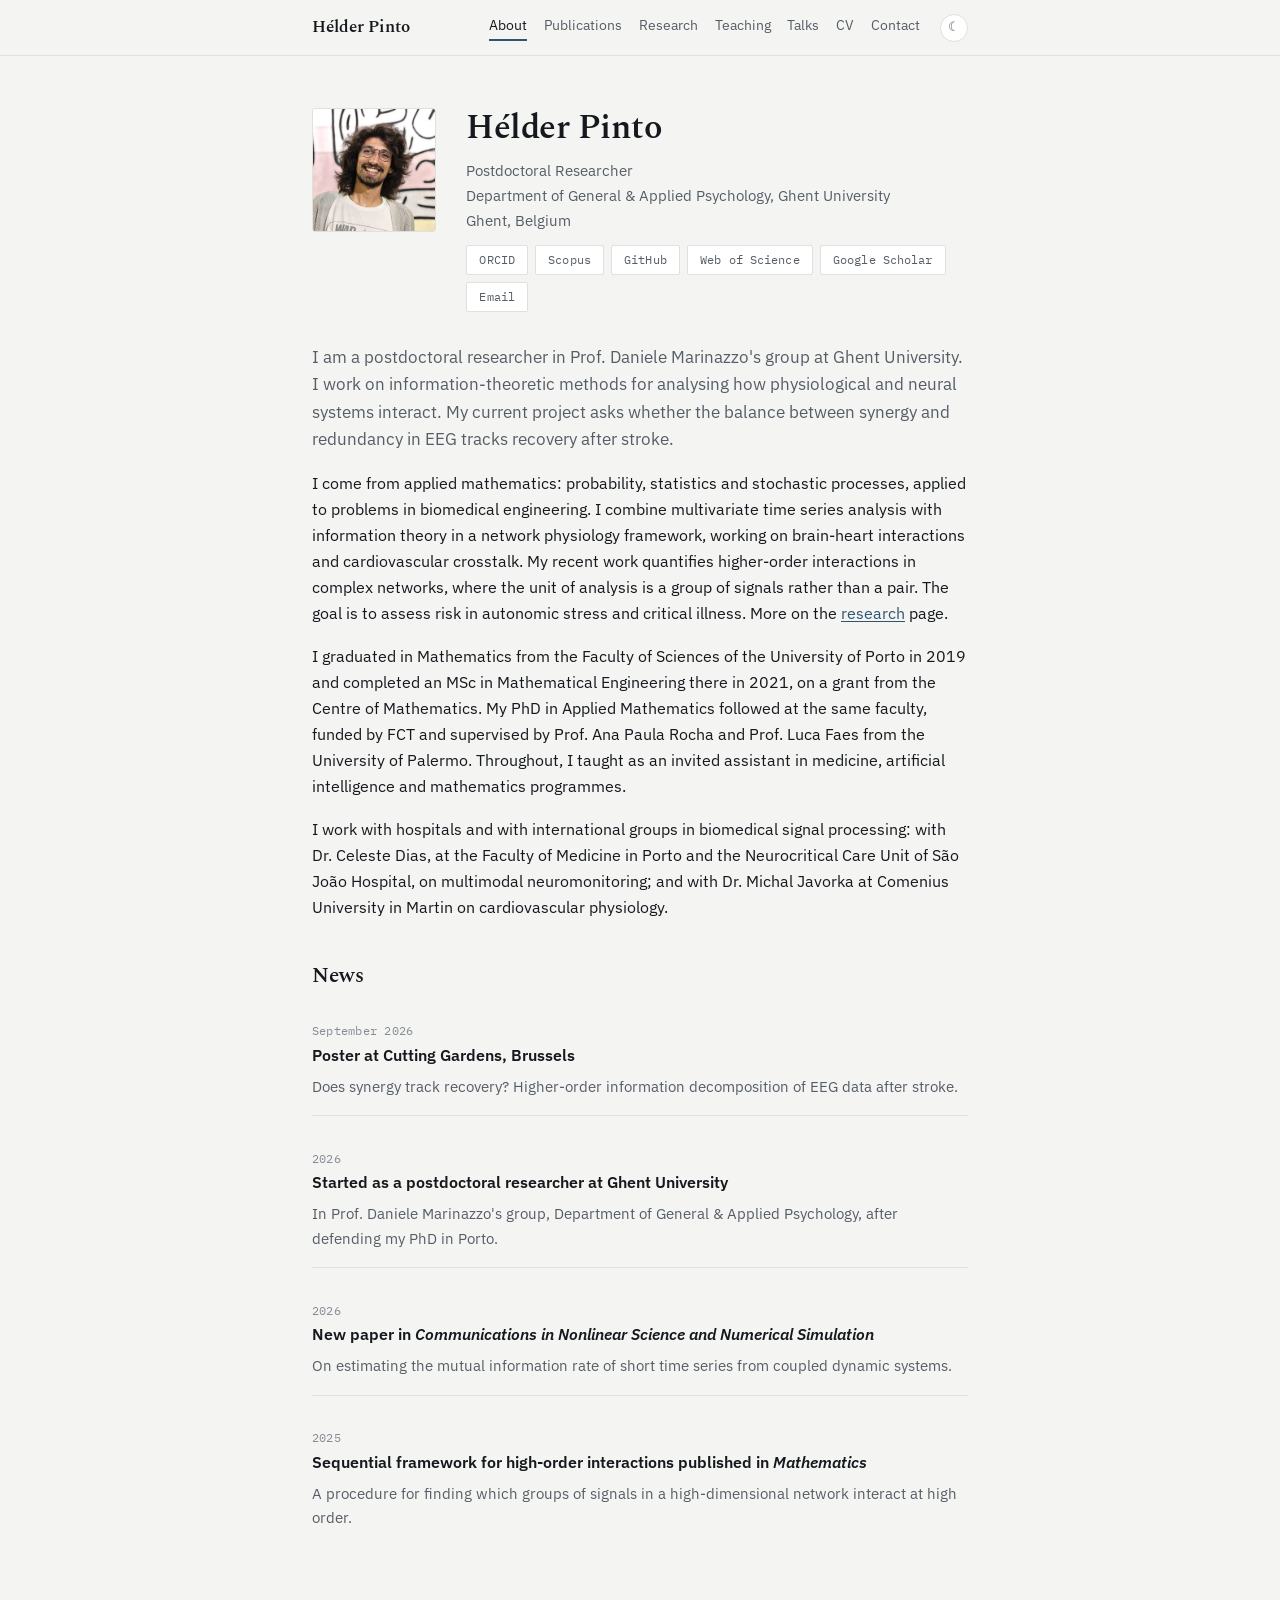
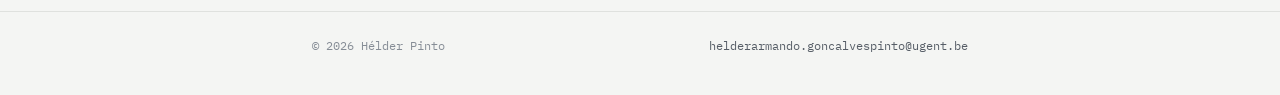
<file: index.html>
<!doctype html>
<html lang="en">
<head>
  <meta charset="utf-8">
  <meta name="viewport" content="width=device-width, initial-scale=1">
  <title>Hélder Pinto</title>
  <meta name="description" content="Hélder Pinto, postdoctoral researcher at Ghent University, working on information-theoretic methods for physiological and neural networks.">
  <link rel="preconnect" href="https://fonts.googleapis.com">
  <link rel="preconnect" href="https://fonts.gstatic.com" crossorigin>
  <link rel="stylesheet" href="https://fonts.googleapis.com/css2?family=Spectral:ital,wght@0,400;0,600;1,400&family=IBM+Plex+Sans:wght@400;500;600&family=IBM+Plex+Mono:wght@400&display=swap">
  <link rel="stylesheet" href="assets/style.css">
</head>
<body>
  <main>
    <div class="wrap" data-render="home">

      <!-- Name, photo and profile links above come from data/site.js.
           The prose below is plain HTML — edit it directly. -->

      <p class="lede">
        I am a postdoctoral researcher in Prof. Daniele Marinazzo's group at Ghent
        University. I work on information-theoretic methods for analysing how
        physiological and neural systems interact. My current project asks
        whether the balance between synergy and redundancy in EEG tracks
        recovery after stroke.
      </p>

      <p>
        I come from applied mathematics: probability, statistics and stochastic
        processes, applied to problems in biomedical engineering. I combine
        multivariate time series analysis with information theory in a network
        physiology framework, working on brain-heart interactions and
        cardiovascular crosstalk. My recent work quantifies higher-order
        interactions in complex networks, where the unit of analysis is a group
        of signals rather than a pair. The goal is to assess risk in autonomic
        stress and critical illness. More on the
        <a href="research.html">research</a> page.
      </p>

      <p>
        I graduated in Mathematics from the Faculty of Sciences of the
        University of Porto in 2019 and completed an MSc in Mathematical
        Engineering there in 2021, on a grant from the Centre of Mathematics. My
        PhD in Applied Mathematics followed at the same faculty, funded by FCT
        and supervised by Prof. Ana Paula Rocha and Prof. Luca Faes from the
        University of Palermo.
        Throughout, I taught as an invited assistant in medicine, artificial
        intelligence and mathematics programmes.
      </p>

      <p>
        I work with hospitals and with international groups in biomedical signal
        processing: with Dr. Celeste Dias, at the Faculty of Medicine in Porto and
        the Neurocritical Care Unit of São João Hospital, on multimodal
        neuromonitoring; and with Dr. Michal Javorka at Comenius University in
        Martin on cardiovascular physiology.
      </p>

      <h2>News</h2>

      <div class="entry">
        <div class="when">September 2026</div>
        <div class="what">Poster at Cutting Gardens, Brussels</div>
        <p>Does synergy track recovery? Higher-order information decomposition of EEG data after stroke.</p>
      </div>

      <div class="entry">
        <div class="when">2026</div>
        <div class="what">Started as a postdoctoral researcher at Ghent University</div>
        <p>In Prof. Daniele Marinazzo's group, Department of General &amp; Applied Psychology, after defending my PhD in Porto.</p>
      </div>

      <div class="entry">
        <div class="when">2026</div>
        <div class="what">New paper in <em>Communications in Nonlinear Science and Numerical Simulation</em></div>
        <p>On estimating the mutual information rate of short time series from coupled dynamic systems.</p>
      </div>

      <div class="entry">
        <div class="when">2025</div>
        <div class="what">Sequential framework for high-order interactions published in <em>Mathematics</em></div>
        <p>A procedure for finding which groups of signals in a high-dimensional network interact at high order.</p>
      </div>

    </div>
  </main>
  <script src="data/site.js"></script>
  <script src="assets/site.js"></script>
</body>
</html>
</file>
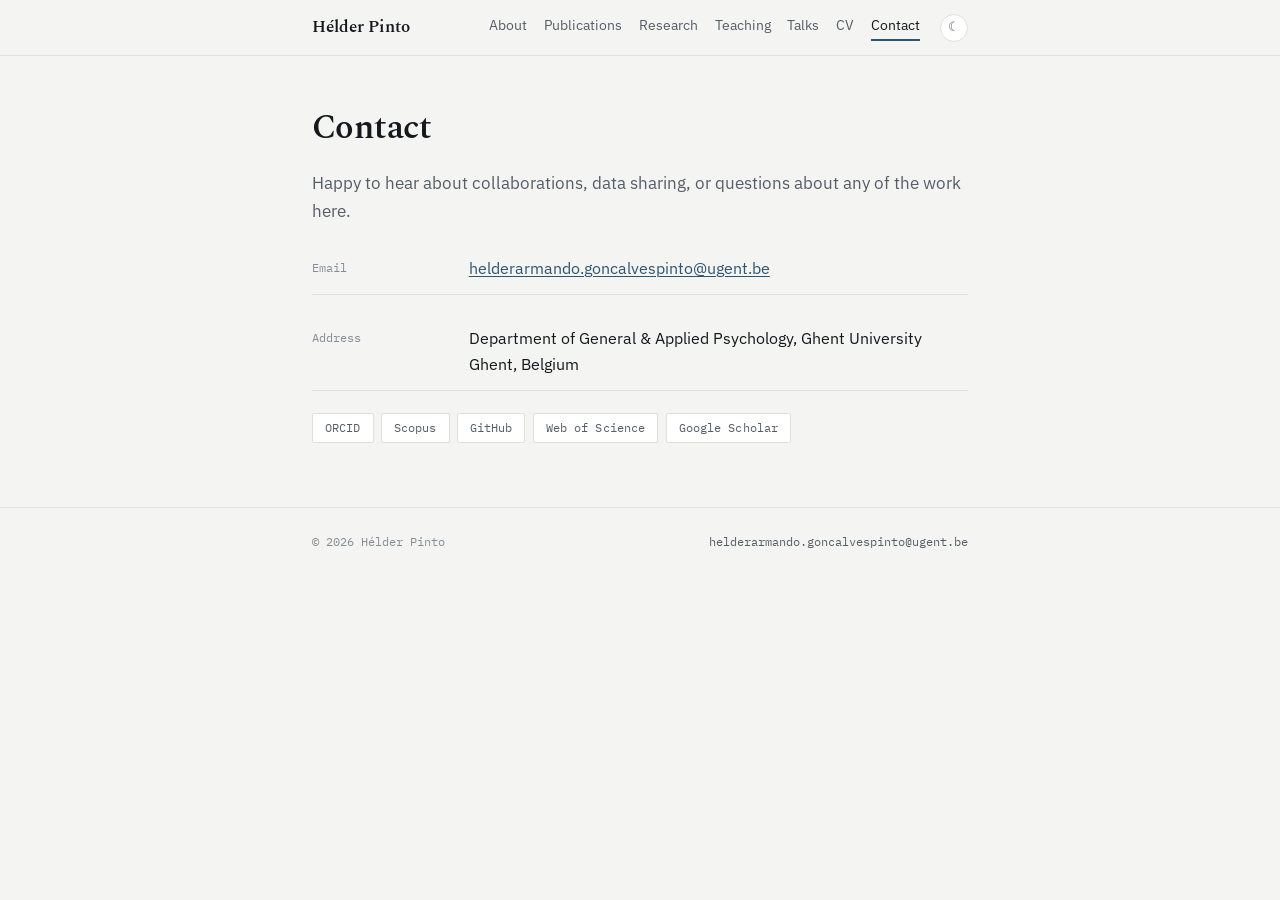
<file: contact.html>
<!doctype html>
<html lang="en">
<head>
  <meta charset="utf-8">
  <meta name="viewport" content="width=device-width, initial-scale=1">
  <title>Contact</title>
  <link rel="preconnect" href="https://fonts.googleapis.com">
  <link rel="preconnect" href="https://fonts.gstatic.com" crossorigin>
  <link rel="stylesheet" href="https://fonts.googleapis.com/css2?family=Spectral:ital,wght@0,400;0,600;1,400&family=IBM+Plex+Sans:wght@400;500;600&family=IBM+Plex+Mono:wght@400&display=swap">
  <link rel="stylesheet" href="assets/style.css">
</head>
<body>
  <main>
    <div class="wrap" data-render="contact">
      <h1>Contact</h1>
      <p class="lede">Happy to hear about collaborations, data sharing, or questions about any of the work here.</p>
    </div>
  </main>
  <script src="data/site.js"></script>

  <script src="assets/site.js"></script>
</body>
</html>
</file>
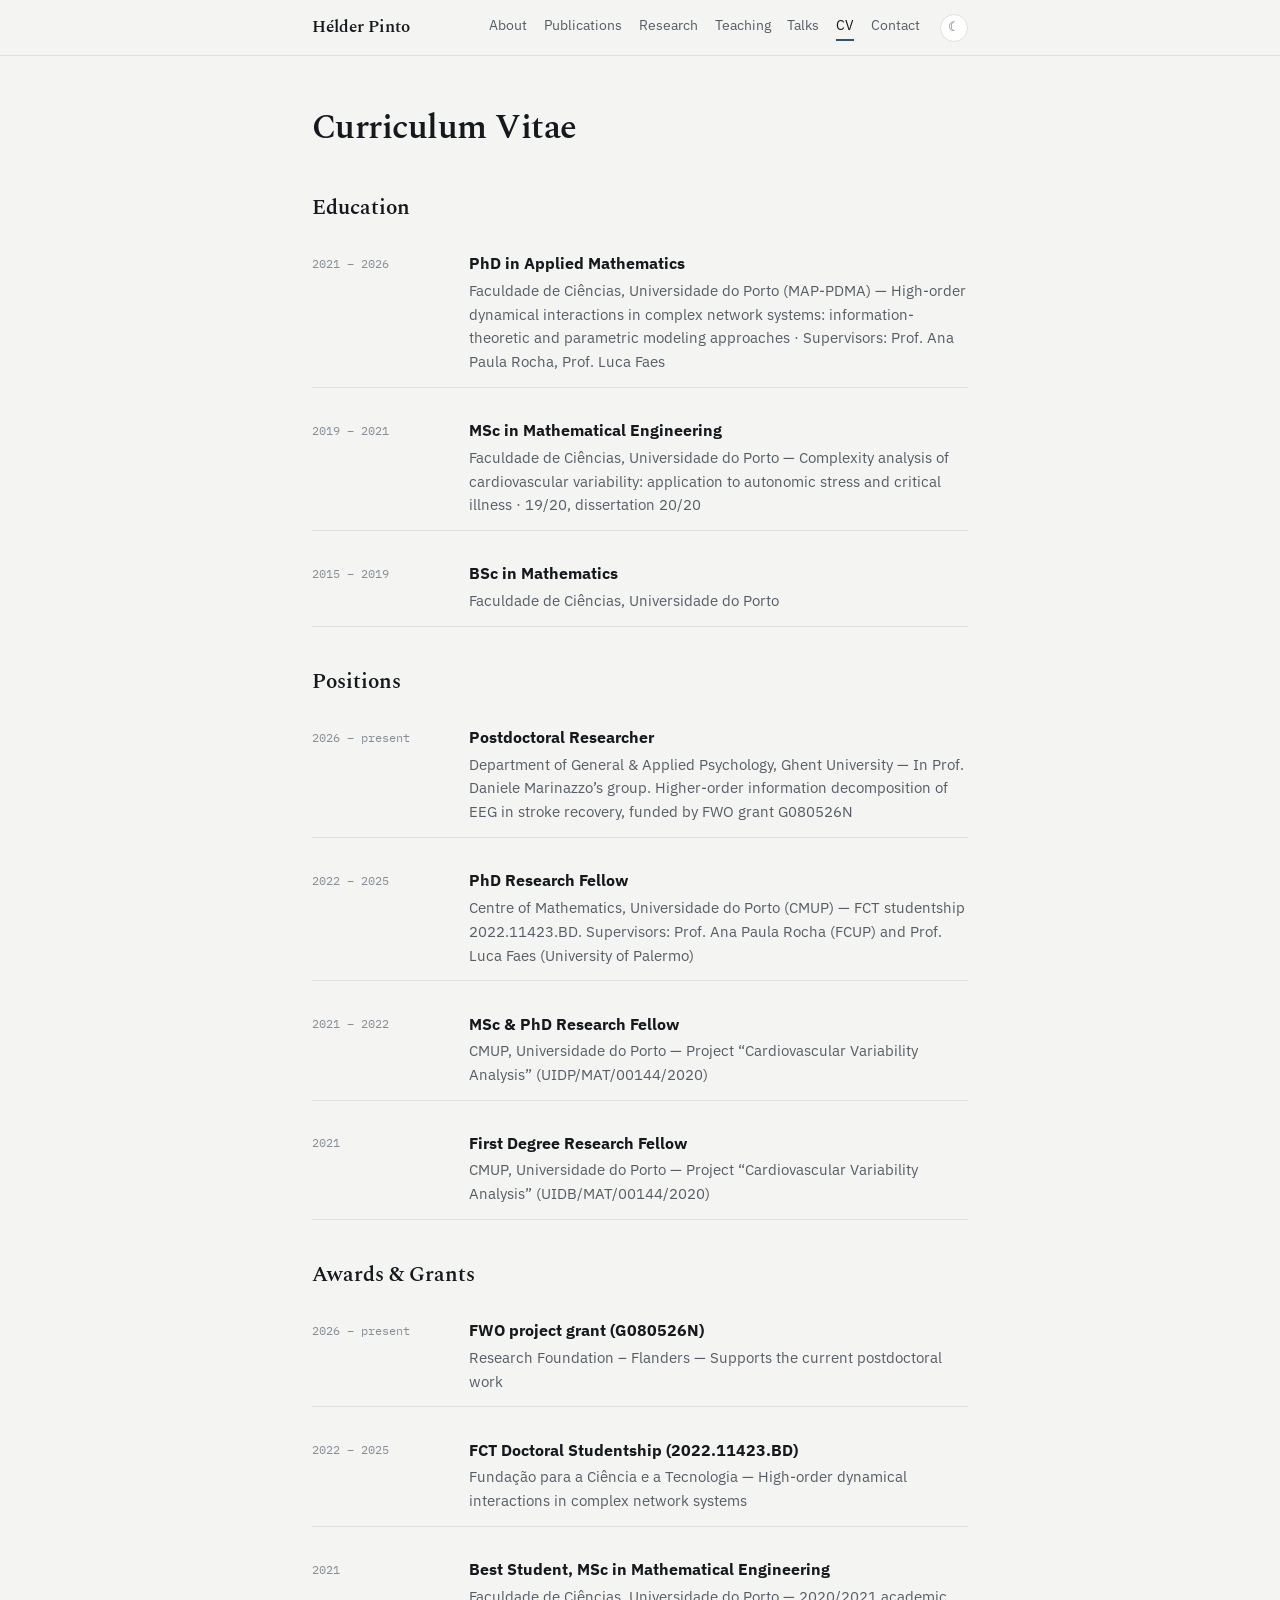
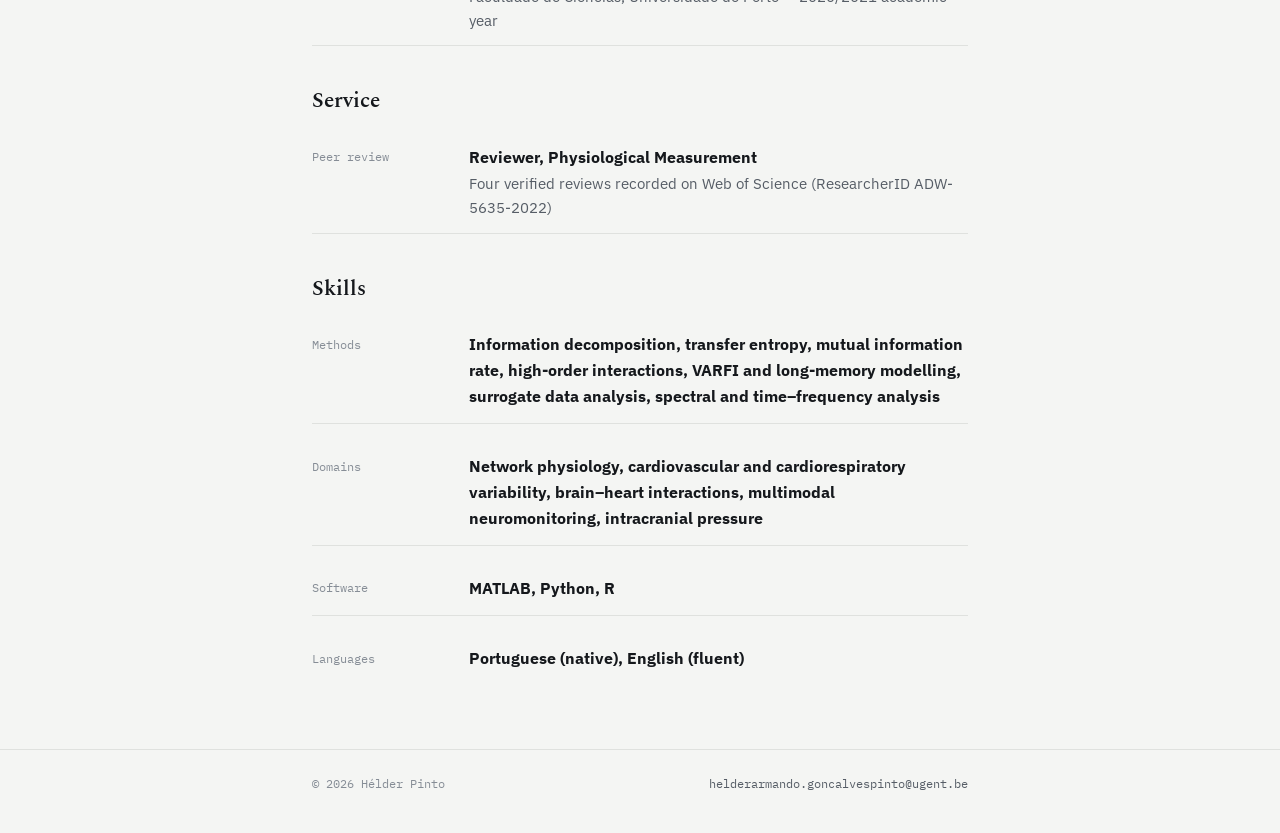
<file: cv.html>
<!doctype html>
<html lang="en">
<head>
  <meta charset="utf-8">
  <meta name="viewport" content="width=device-width, initial-scale=1">
  <title>CV</title>
  <link rel="preconnect" href="https://fonts.googleapis.com">
  <link rel="preconnect" href="https://fonts.gstatic.com" crossorigin>
  <link rel="stylesheet" href="https://fonts.googleapis.com/css2?family=Spectral:ital,wght@0,400;0,600;1,400&family=IBM+Plex+Sans:wght@400;500;600&family=IBM+Plex+Mono:wght@400&display=swap">
  <link rel="stylesheet" href="assets/style.css">
</head>
<body>
  <main>
    <div class="wrap" data-render="cv">
      <h1>Curriculum Vitae</h1>

    </div>
  </main>
  <script src="data/site.js"></script>
  <script src="data/cv.js"></script>
  <script src="assets/site.js"></script>
</body>
</html>
</file>
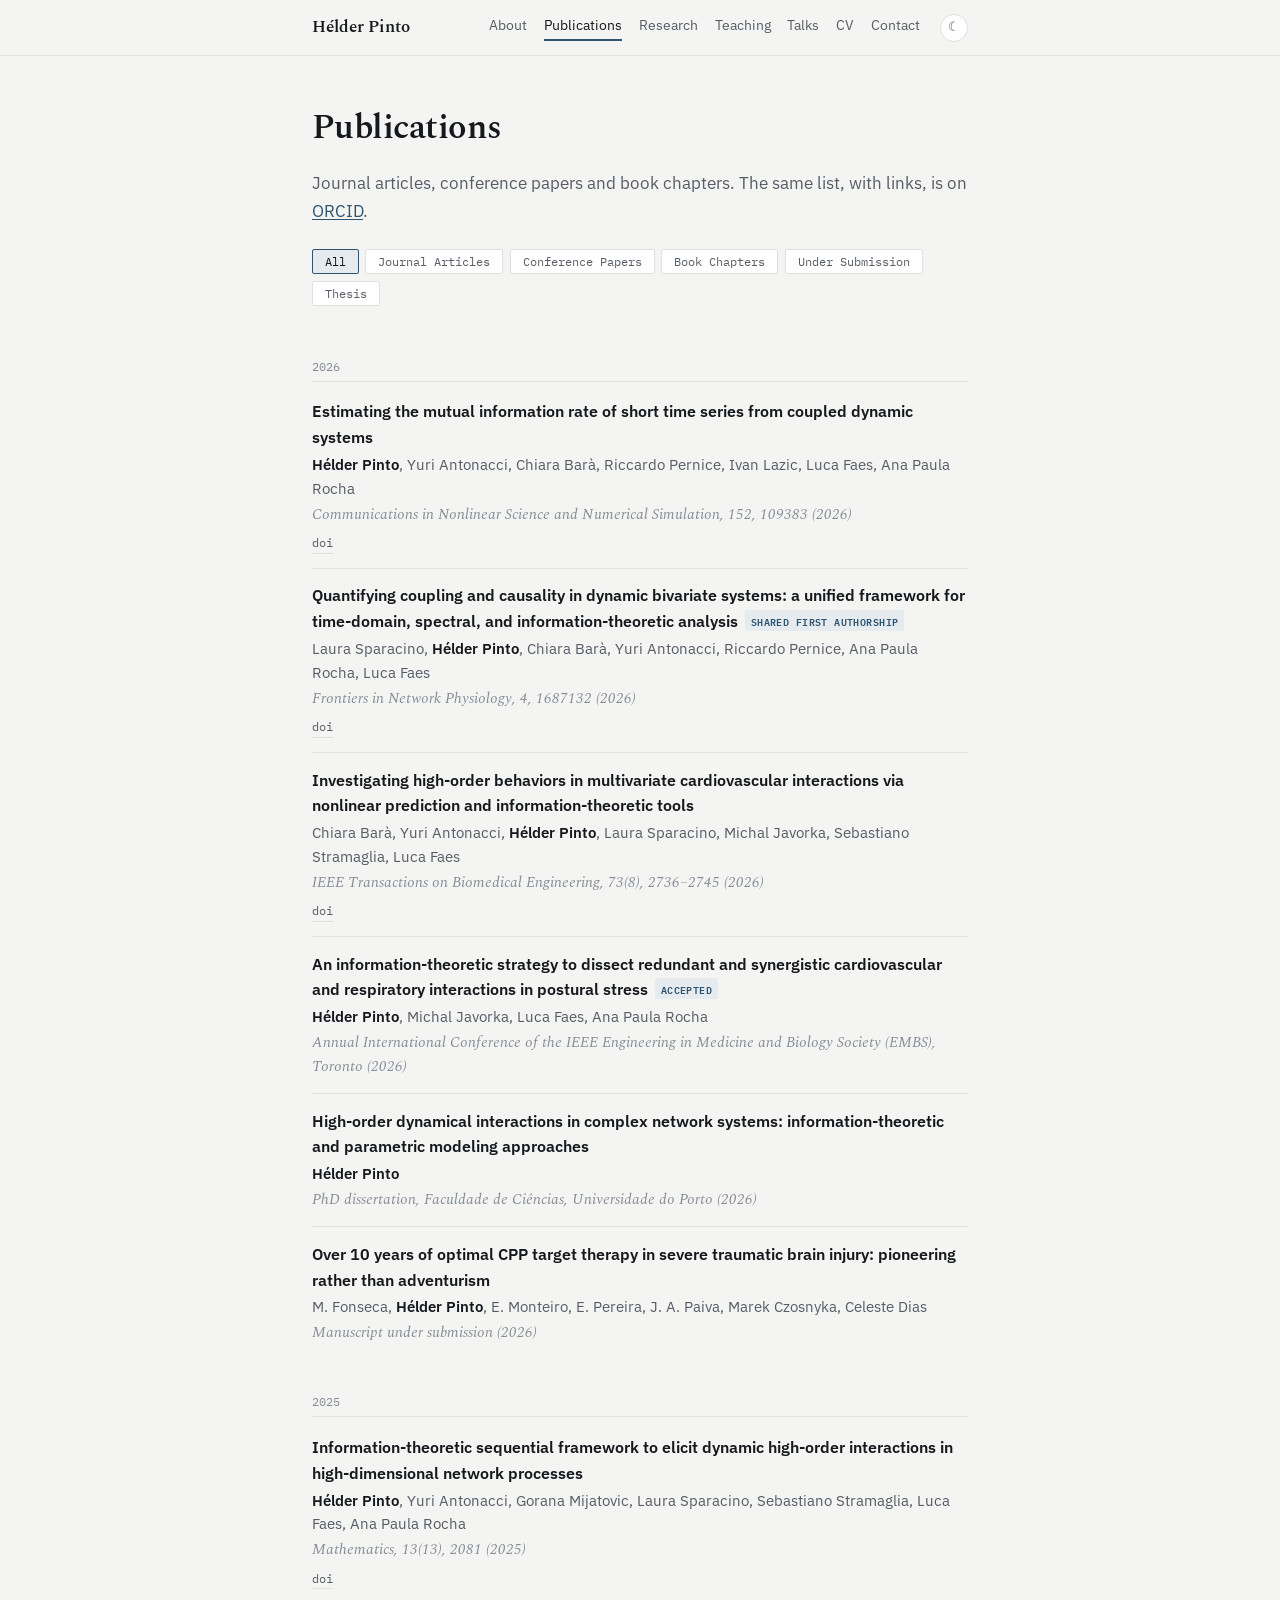
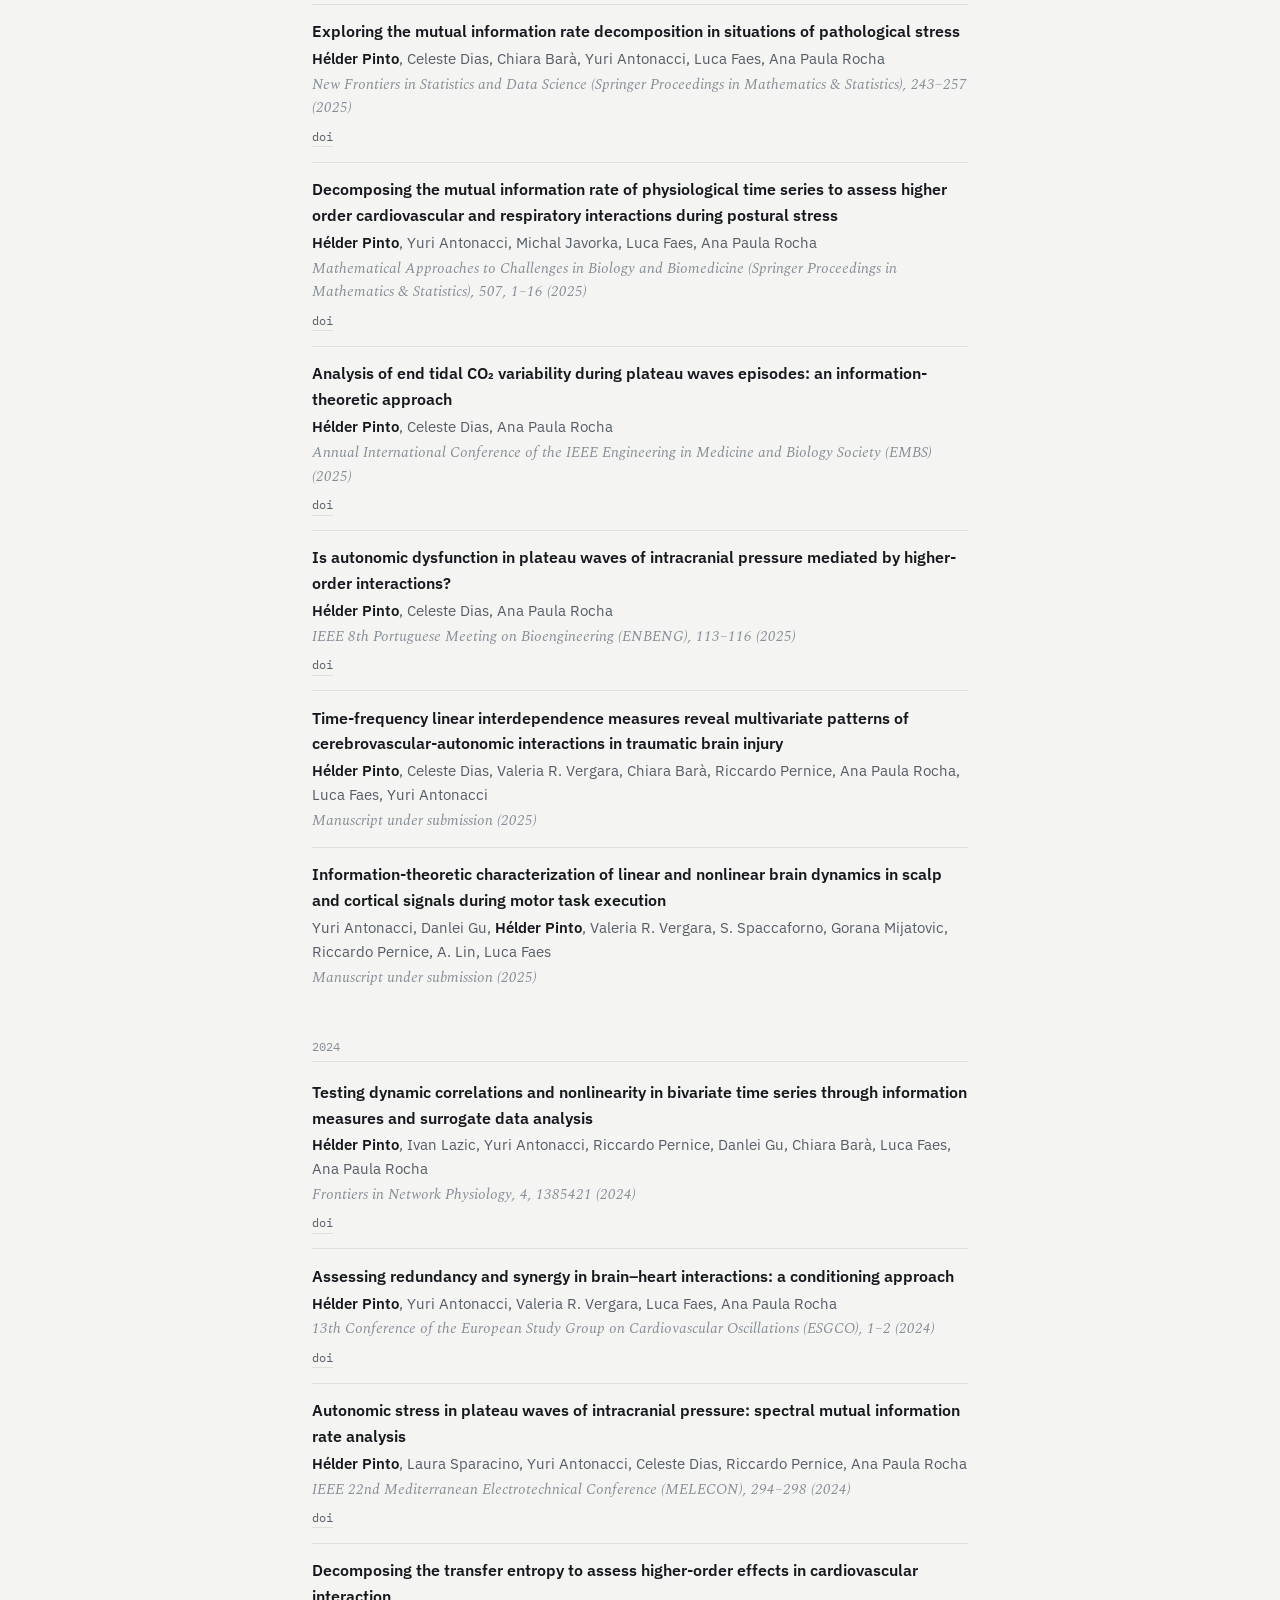
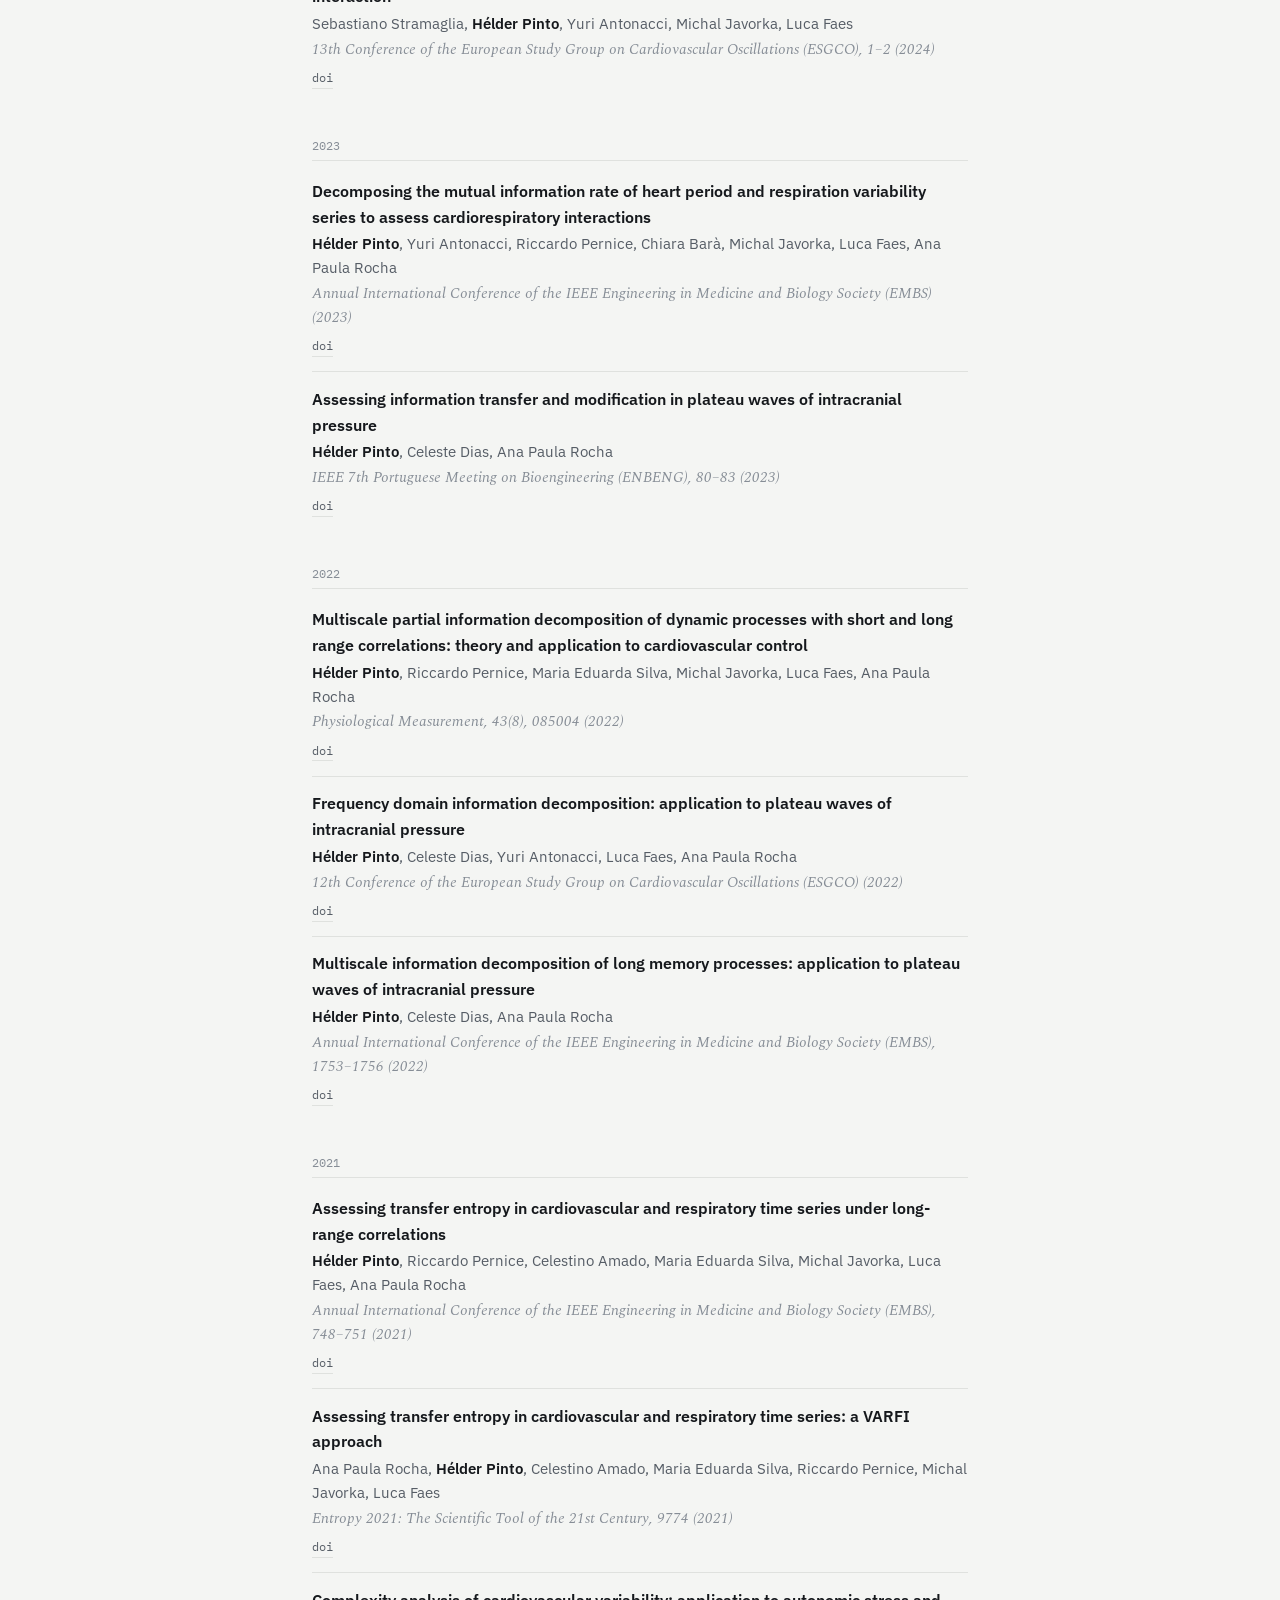
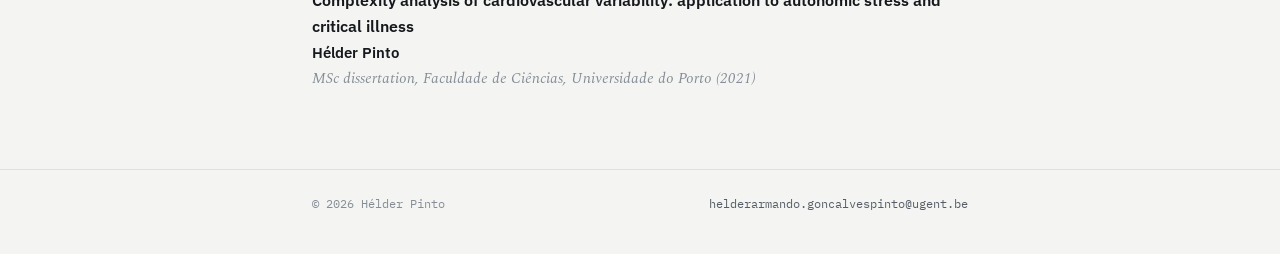
<file: publications.html>
<!doctype html>
<html lang="en">
<head>
  <meta charset="utf-8">
  <meta name="viewport" content="width=device-width, initial-scale=1">
  <title>Publications</title>
  <link rel="preconnect" href="https://fonts.googleapis.com">
  <link rel="preconnect" href="https://fonts.gstatic.com" crossorigin>
  <link rel="stylesheet" href="https://fonts.googleapis.com/css2?family=Spectral:ital,wght@0,400;0,600;1,400&family=IBM+Plex+Sans:wght@400;500;600&family=IBM+Plex+Mono:wght@400&display=swap">
  <link rel="stylesheet" href="assets/style.css">
</head>
<body>
  <main>
    <div class="wrap" data-render="publications">
      <h1>Publications</h1>
      <p class="lede">Journal articles, conference papers and book chapters. The same list, with links, is on <a href="https://orcid.org/0000-0002-0455-6466" target="_blank" rel="noopener">ORCID</a>.</p>
    </div>
  </main>
  <script src="data/site.js"></script>
  <script src="data/publications.js"></script>
  <script src="assets/site.js"></script>
</body>
</html>
</file>
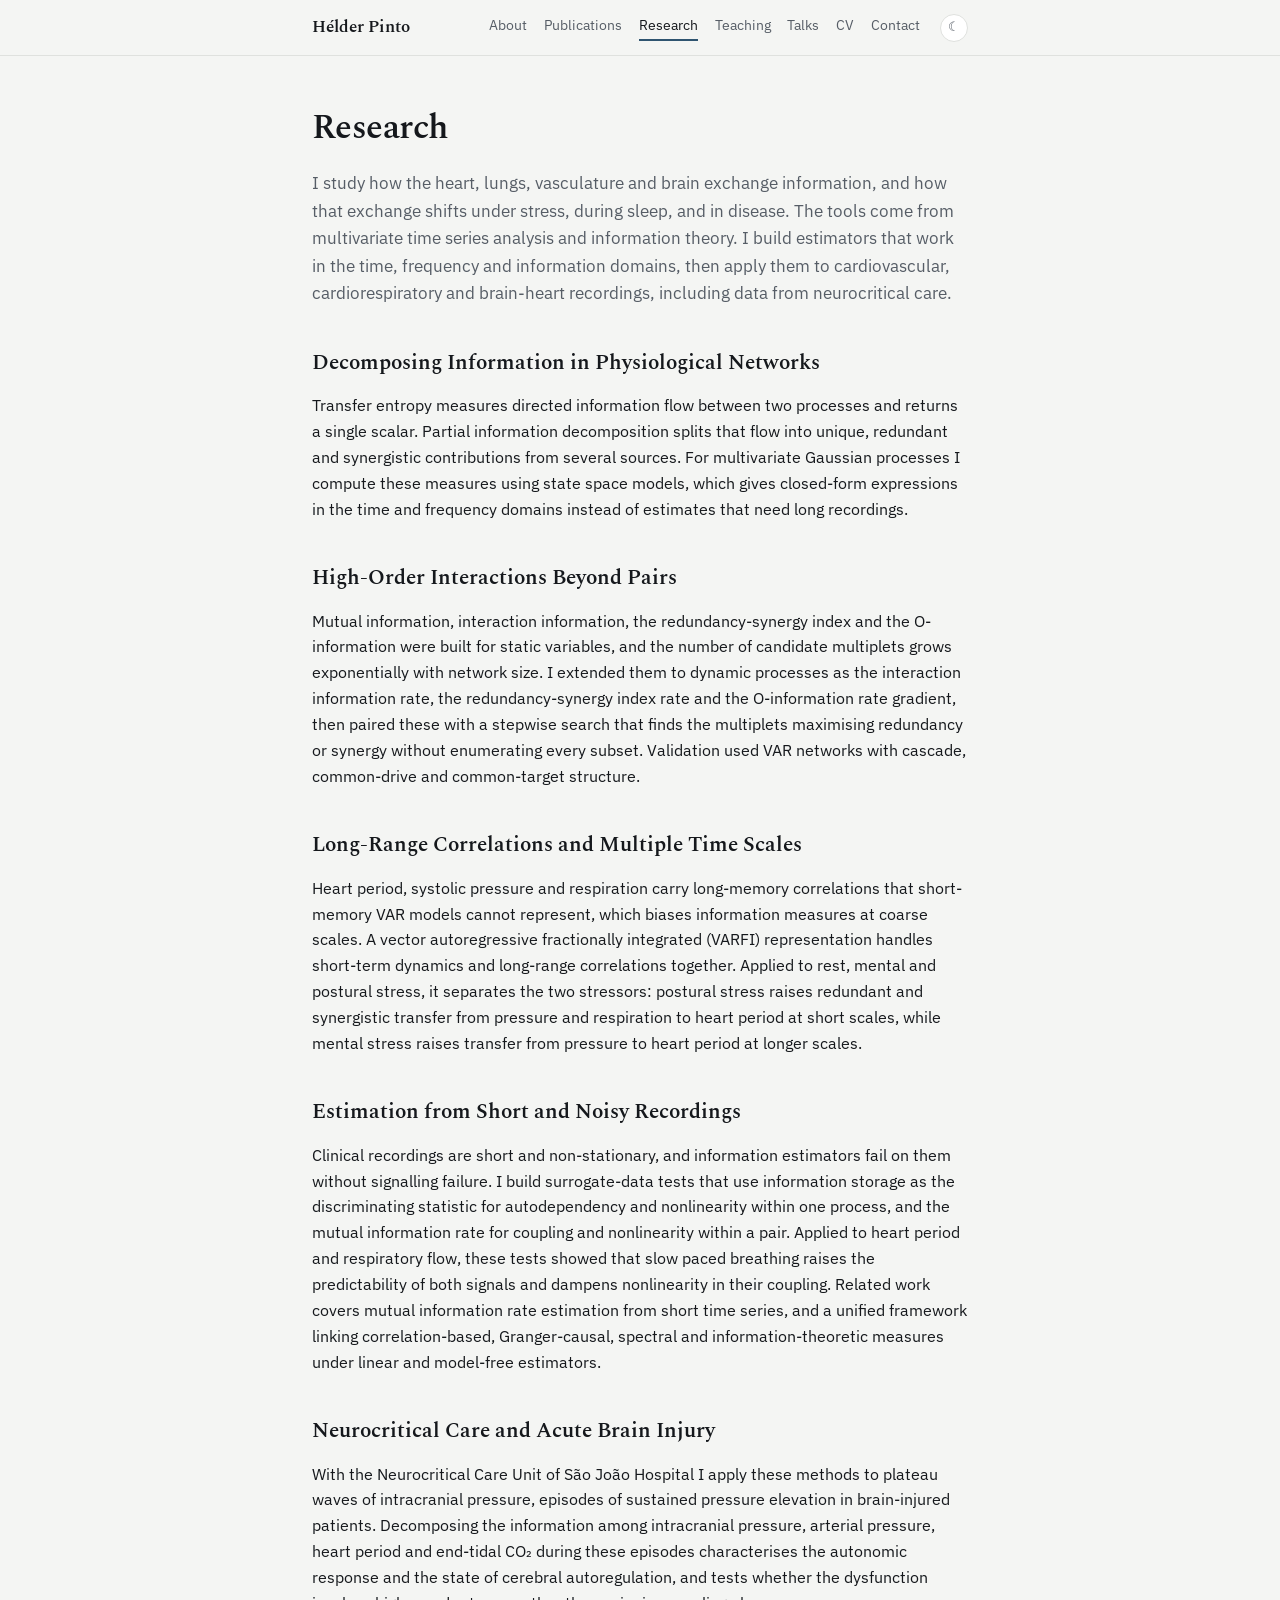
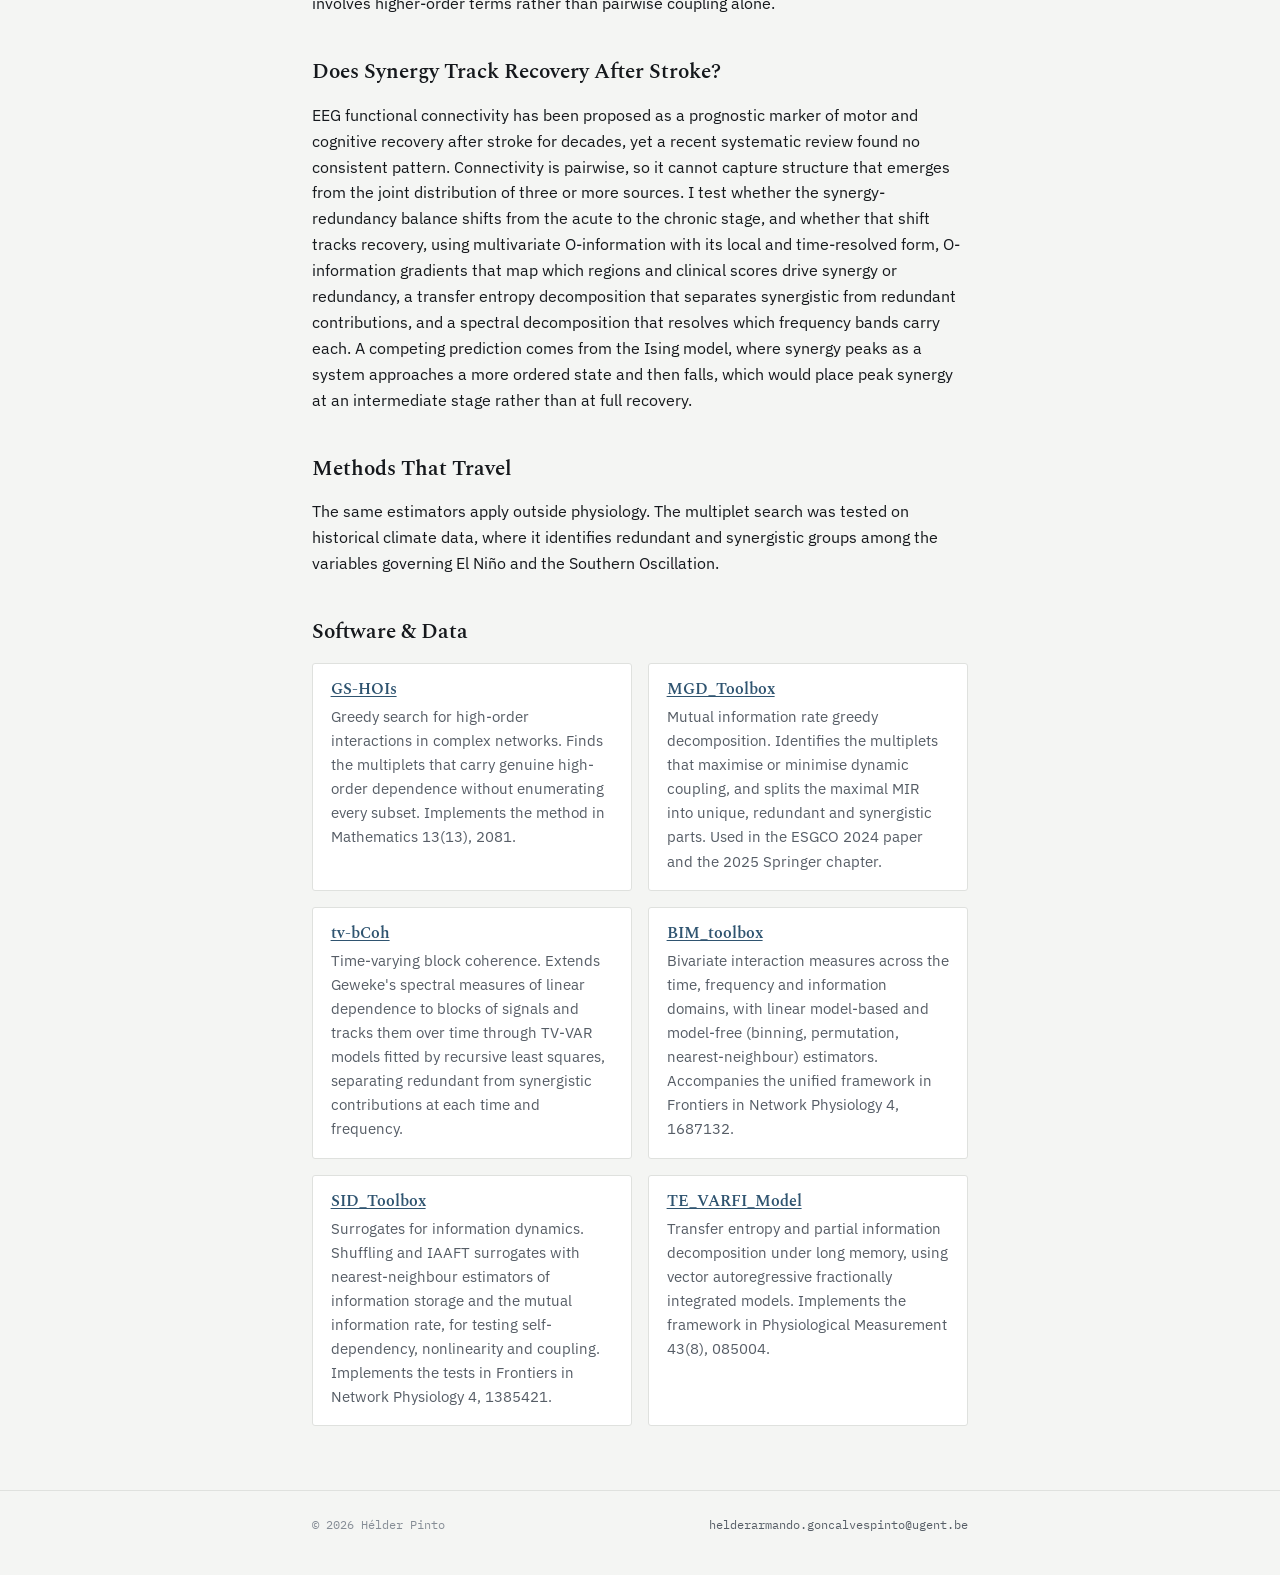
<file: research.html>
<!doctype html>
<html lang="en">
<head>
  <meta charset="utf-8">
  <meta name="viewport" content="width=device-width, initial-scale=1">
  <title>Research</title>
  <link rel="preconnect" href="https://fonts.googleapis.com">
  <link rel="preconnect" href="https://fonts.gstatic.com" crossorigin>
  <link rel="stylesheet" href="https://fonts.googleapis.com/css2?family=Spectral:ital,wght@0,400;0,600;1,400&family=IBM+Plex+Sans:wght@400;500;600&family=IBM+Plex+Mono:wght@400&display=swap">
  <link rel="stylesheet" href="assets/style.css">
</head>
<body>
  <main>
    <div class="wrap" data-render="research">
      <h1>Research</h1>

    </div>
  </main>
  <script src="data/site.js"></script>
  <script src="data/research.js"></script>
  <script src="assets/site.js"></script>
</body>
</html>
</file>
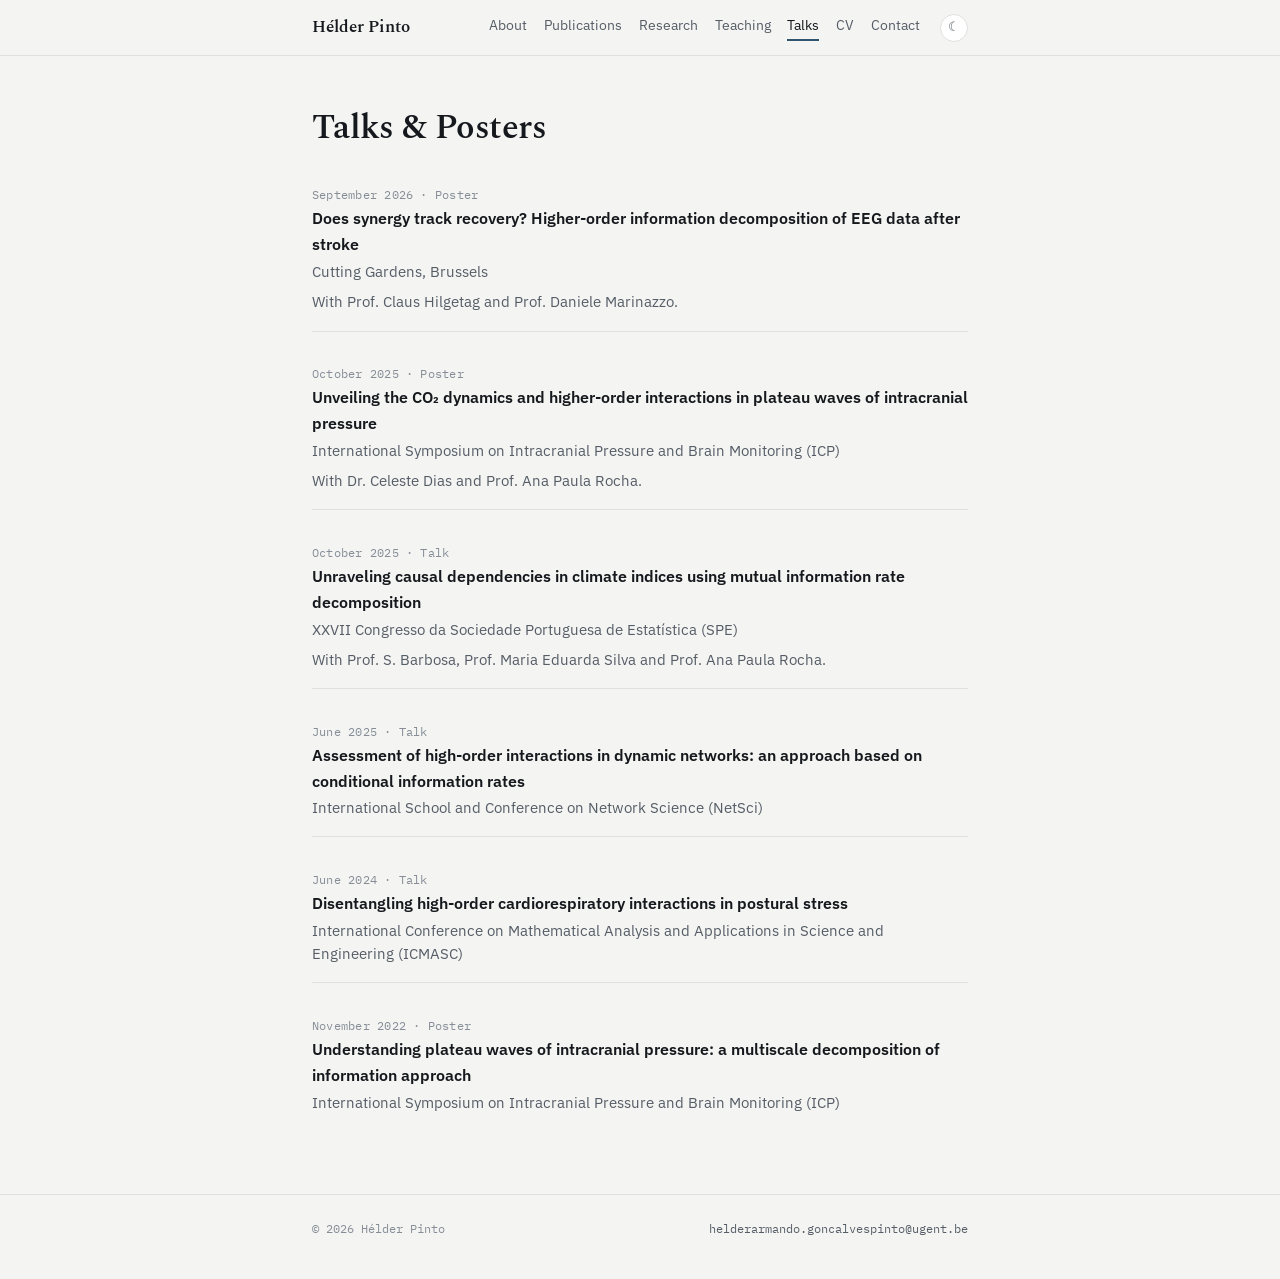
<file: talks.html>
<!doctype html>
<html lang="en">
<head>
  <meta charset="utf-8">
  <meta name="viewport" content="width=device-width, initial-scale=1">
  <title>Talks</title>
  <link rel="preconnect" href="https://fonts.googleapis.com">
  <link rel="preconnect" href="https://fonts.gstatic.com" crossorigin>
  <link rel="stylesheet" href="https://fonts.googleapis.com/css2?family=Spectral:ital,wght@0,400;0,600;1,400&family=IBM+Plex+Sans:wght@400;500;600&family=IBM+Plex+Mono:wght@400&display=swap">
  <link rel="stylesheet" href="assets/style.css">
</head>
<body>
  <main>
    <div class="wrap" data-render="talks">
      <h1>Talks &amp; Posters</h1>

    </div>
  </main>
  <script src="data/site.js"></script>
  <script src="data/talks.js"></script>
  <script src="assets/site.js"></script>
</body>
</html>
</file>
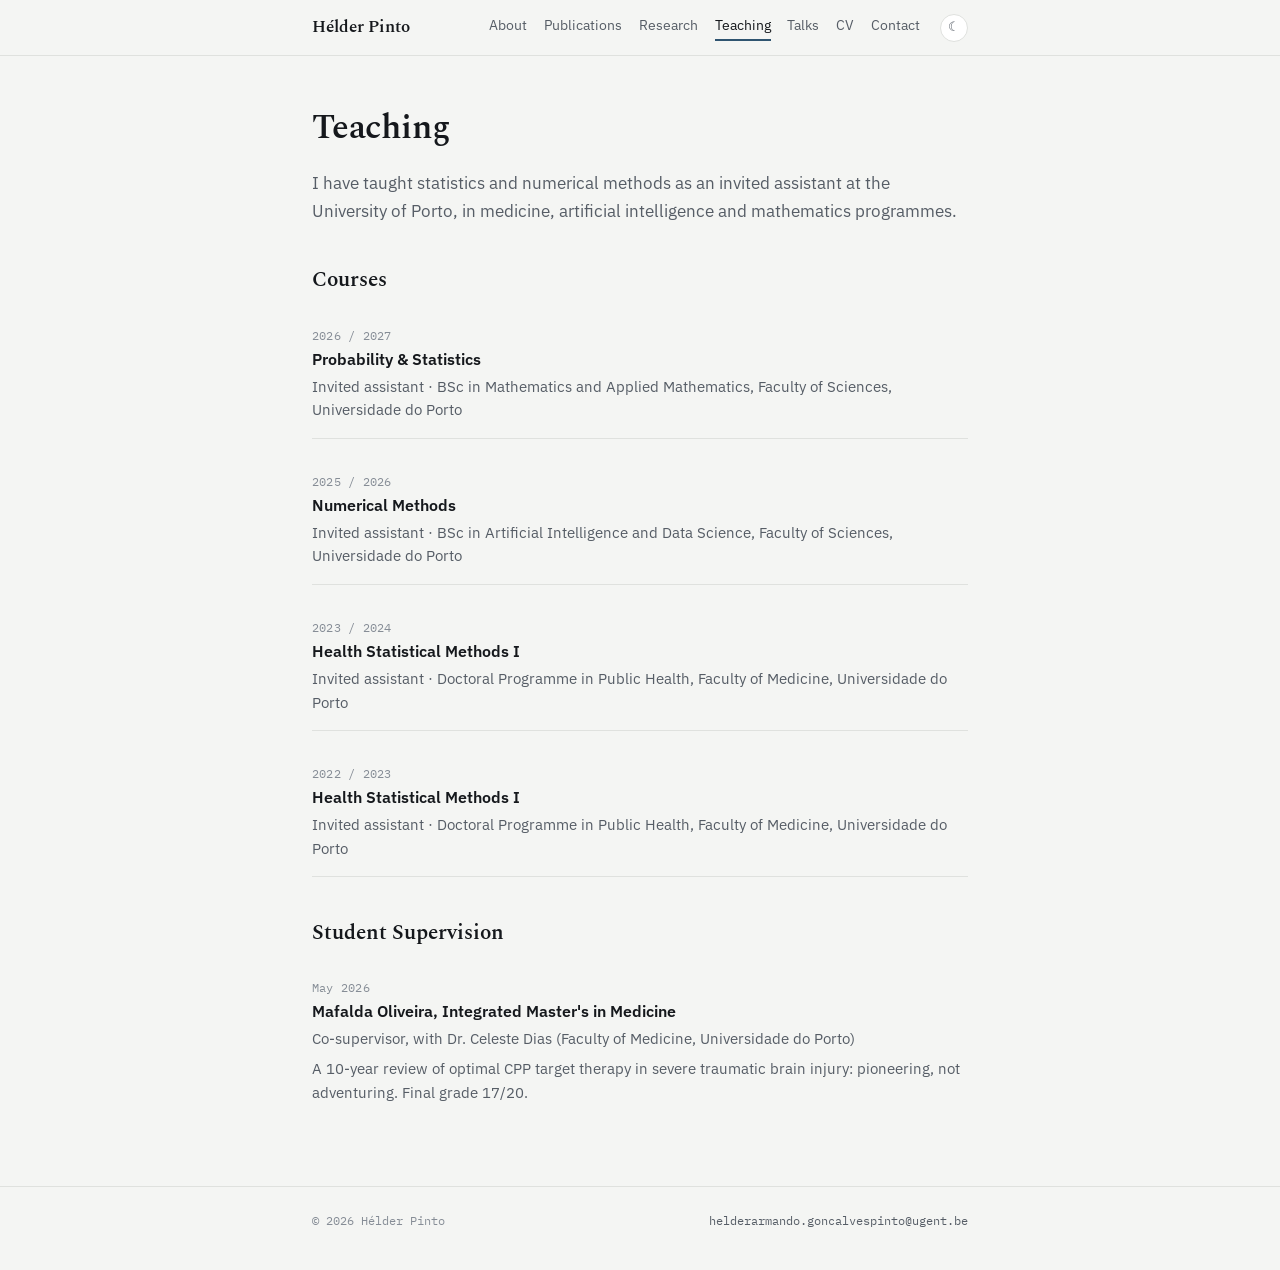
<file: teaching.html>
<!doctype html>
<html lang="en">
<head>
  <meta charset="utf-8">
  <meta name="viewport" content="width=device-width, initial-scale=1">
  <title>Teaching</title>
  <link rel="preconnect" href="https://fonts.googleapis.com">
  <link rel="preconnect" href="https://fonts.gstatic.com" crossorigin>
  <link rel="stylesheet" href="https://fonts.googleapis.com/css2?family=Spectral:ital,wght@0,400;0,600;1,400&family=IBM+Plex+Sans:wght@400;500;600&family=IBM+Plex+Mono:wght@400&display=swap">
  <link rel="stylesheet" href="assets/style.css">
</head>
<body>
  <main>
    <div class="wrap" data-render="teaching">
      <h1>Teaching</h1>

    </div>
  </main>
  <script src="data/site.js"></script>
  <script src="data/teaching.js"></script>
  <script src="assets/site.js"></script>
</body>
</html>
</file>
<file: assets/style.css>
/* =====================================================================
   Tokens. The light palette is defined in full on bare :root; the dark
   blocks redefine only these values, so every component styles through
   tokens and never through a media query.
   ===================================================================== */
:root {
  --bg:        #f4f5f3;   /* paper, faint green-grey bias */
  --surface:   #ffffff;
  --text:      #15181c;   /* ink, blue-biased near-black */
  --muted:     #565d66;
  --faint:     #868d96;
  --rule:      #dfe1de;
  --accent:    #2f5470;   /* slate blue */
  --accent-dim:#e6ebef;

  --serif: "Spectral", "Iowan Old Style", Georgia, serif;
  --sans:  "IBM Plex Sans", -apple-system, BlinkMacSystemFont, "Segoe UI", Helvetica, Arial, sans-serif;
  --mono:  "IBM Plex Mono", ui-monospace, "SFMono-Regular", Consolas, monospace;

  --max: 44rem;
}
@media (prefers-color-scheme: dark) {
  :root:not([data-theme="light"]) {
    --bg:        #14171a;
    --surface:   #1c2024;
    --text:      #e6e8e6;
    --muted:     #a0a7ad;
    --faint:     #757c83;
    --rule:      #2b3034;
    --accent:    #8fb6d2;
    --accent-dim:#212a32;
  }
}
:root[data-theme="dark"] {
  --bg:        #14171a;
  --surface:   #1c2024;
  --text:      #e6e8e6;
  --muted:     #a0a7ad;
  --faint:     #757c83;
  --rule:      #2b3034;
  --accent:    #8fb6d2;
  --accent-dim:#212a32;
}

/* ---- base ------------------------------------------------------------ */
*, *::before, *::after { box-sizing: border-box; }
html { -webkit-text-size-adjust: 100%; }

body {
  margin: 0;
  background: var(--bg);
  color: var(--text);
  font-family: var(--sans);
  font-size: 16px;
  line-height: 1.62;
  font-synthesis-weight: none;
}

a { color: var(--accent); text-decoration-thickness: 1px; text-underline-offset: 2px; }
a:hover { text-decoration-thickness: 2px; }
:focus-visible { outline: 2px solid var(--accent); outline-offset: 2px; border-radius: 2px; }

h1, h2, h3 {
  font-family: var(--serif);
  font-weight: 600;
  line-height: 1.2;
  text-wrap: balance;
  margin: 0;
}
h1 { font-size: 2.15rem; letter-spacing: -0.015em; }
h2 { font-size: 1.3rem; }
h3 { font-size: 1.02rem; }
p  { margin: 0; }
img { max-width: 100%; }

.wrap { max-width: var(--max); margin: 0 auto; padding: 0 1.5rem; }

/* Page body: one column, spaced by the layout rather than by margins. */
main .wrap { display: flex; flex-direction: column; gap: 1.1rem; }
main .wrap > h1 { margin-bottom: .2rem; }
main .wrap > h2 { margin-top: 1.6rem; }

/* ---- header ---------------------------------------------------------- */
.site-head {
  position: sticky; top: 0; z-index: 10;
  background: var(--bg);
  border-bottom: 1px solid var(--rule);
}
.site-head .wrap {
  display: flex; align-items: center; gap: 1.25rem; flex-wrap: wrap;
  padding-top: .85rem; padding-bottom: .85rem;
}
.brand {
  margin-right: auto;
  font-family: var(--serif); font-size: 1.05rem; font-weight: 600;
  color: var(--text); text-decoration: none;
}
.brand:hover { color: var(--accent); }

nav.main { display: flex; gap: 1.05rem; flex-wrap: wrap; }
nav.main a {
  font-size: .865rem; color: var(--muted); text-decoration: none;
  padding-bottom: 2px; border-bottom: 2px solid transparent;
}
nav.main a:hover { color: var(--text); }
nav.main a[aria-current="page"] { color: var(--text); border-bottom-color: var(--accent); }

.theme-toggle {
  display: grid; place-items: center;
  width: 28px; height: 28px; border-radius: 50%;
  border: 1px solid var(--rule); background: var(--surface); color: var(--muted);
  font-size: .8rem; line-height: 1; cursor: pointer;
}
.theme-toggle:hover { color: var(--text); border-color: var(--faint); }

/* ---- page ------------------------------------------------------------ */
main { padding: 3.25rem 0 4rem; }
.lede { font-size: 1.06rem; color: var(--muted); }

/* hero */
.hero { display: flex; gap: 1.9rem; align-items: flex-start; flex-wrap: wrap; margin-bottom: .9rem; }
.hero .portrait {
  flex: none; width: 124px; height: 124px;
  border-radius: 3px; object-fit: cover;
  background: var(--accent-dim); border: 1px solid var(--rule);
}
.hero .intro { flex: 1 1 20rem; min-width: 16rem; display: flex; flex-direction: column; gap: .55rem; }
.affil { color: var(--muted); font-size: .95rem; }

/* profile links */
.links { display: flex; flex-wrap: wrap; gap: .45rem; margin: .25rem 0 0; padding: 0; list-style: none; }
.links a {
  display: inline-block; padding: .26rem .75rem;
  font-family: var(--mono); font-size: .75rem; letter-spacing: .01em;
  text-decoration: none; color: var(--muted);
  background: var(--surface); border: 1px solid var(--rule); border-radius: 2px;
}
.links a:hover { color: var(--accent); border-color: var(--accent); }

/* ---- publications ---------------------------------------------------- */
.pub-controls { display: flex; gap: .4rem; flex-wrap: wrap; margin-top: .4rem; }
.pub-controls button {
  font-family: var(--mono); font-size: .75rem; cursor: pointer;
  color: var(--muted); background: var(--surface);
  border: 1px solid var(--rule); border-radius: 2px; padding: .26rem .75rem;
}
.pub-controls button:hover { color: var(--text); }
.pub-controls button[aria-pressed="true"] {
  color: var(--text); background: var(--accent-dim); border-color: var(--accent);
}

/* The year is a real grouping key, so it gets a structural marker. */
.year-head {
  font-family: var(--mono); font-size: .78rem; color: var(--faint);
  font-variant-numeric: tabular-nums;
  margin: 2rem 0 .2rem; padding-bottom: .3rem; border-bottom: 1px solid var(--rule);
}
ol.pubs { list-style: none; margin: 0; padding: 0; display: flex; flex-direction: column; }
.pub { display: flex; flex-direction: column; gap: .12rem; padding: .9rem 0; border-bottom: 1px solid var(--rule); }
.pub:last-child { border-bottom: none; }
.pub .title { font-weight: 600; }
.pub .title a { color: var(--text); text-decoration: none; }
.pub .title a:hover { color: var(--accent); text-decoration: underline; }
.pub .authors { color: var(--muted); font-size: .92rem; }
.pub .authors .me { color: var(--text); font-weight: 600; }
.pub .venue { color: var(--faint); font-size: .92rem; font-family: var(--serif); font-style: italic; }
.pub .meta { display: flex; gap: .7rem; flex-wrap: wrap; margin-top: .35rem; font-family: var(--mono); font-size: .72rem; }
.pub .meta a { color: var(--muted); text-decoration: none; border-bottom: 1px solid var(--rule); }
.pub .meta a:hover { color: var(--accent); border-color: var(--accent); }
.tag {
  margin-left: .45rem; vertical-align: 2px;
  font-family: var(--mono); font-size: .65rem; letter-spacing: .04em; text-transform: uppercase;
  color: var(--accent); background: var(--accent-dim);
  border-radius: 2px; padding: .1rem .35rem;
}
.empty { color: var(--faint); font-style: italic; }

/* ---- entry lists (talks, teaching, news) ----------------------------- */
.entry { display: flex; flex-direction: column; gap: .1rem; padding: 1rem 0; border-bottom: 1px solid var(--rule); }
.entry:last-of-type { border-bottom: none; }
.entry .when { font-family: var(--mono); font-size: .72rem; color: var(--faint); letter-spacing: .02em; }
.entry .what { font-weight: 600; }
.entry .what a { color: var(--text); }
.entry .where { color: var(--muted); font-size: .92rem; }
.entry p { margin-top: .3rem; color: var(--muted); font-size: .94rem; }

/* ---- cv / contact rows ----------------------------------------------- */
.cv-row { display: flex; gap: 1.3rem; padding: .8rem 0; border-bottom: 1px solid var(--rule); }
.cv-row:last-child { border-bottom: none; }
.cv-row .years {
  flex: none; width: 8.5rem; padding-top: .15rem;
  font-family: var(--mono); font-size: .76rem; color: var(--faint);
  font-variant-numeric: tabular-nums;
}
.cv-row .body { display: flex; flex-direction: column; gap: .1rem; }
.cv-row .body span { color: var(--muted); font-size: .92rem; }
@media (max-width: 34rem) {
  .cv-row { flex-direction: column; gap: .15rem; }
  .cv-row .years { width: auto; }
}

/* ---- research: software cards ---------------------------------------- */
.cards { display: grid; gap: 1rem; grid-template-columns: repeat(auto-fit, minmax(15rem, 1fr)); }
.card {
  display: flex; flex-direction: column; gap: .35rem;
  background: var(--surface); border: 1px solid var(--rule); border-radius: 3px;
  padding: 1rem 1.1rem;
}
.card p { color: var(--muted); font-size: .93rem; }

/* ---- footer ---------------------------------------------------------- */
footer { margin-top: auto; border-top: 1px solid var(--rule); padding: 1.5rem 0 2.5rem; }
footer .wrap {
  display: flex; justify-content: space-between; gap: 1rem; flex-wrap: wrap;
  font-family: var(--mono); font-size: .74rem; color: var(--faint);
}
footer a { color: var(--muted); text-decoration: none; }
footer a:hover { color: var(--accent); }

@media (prefers-reduced-motion: reduce) {
  * { animation: none !important; transition: none !important; }
}
</file>
